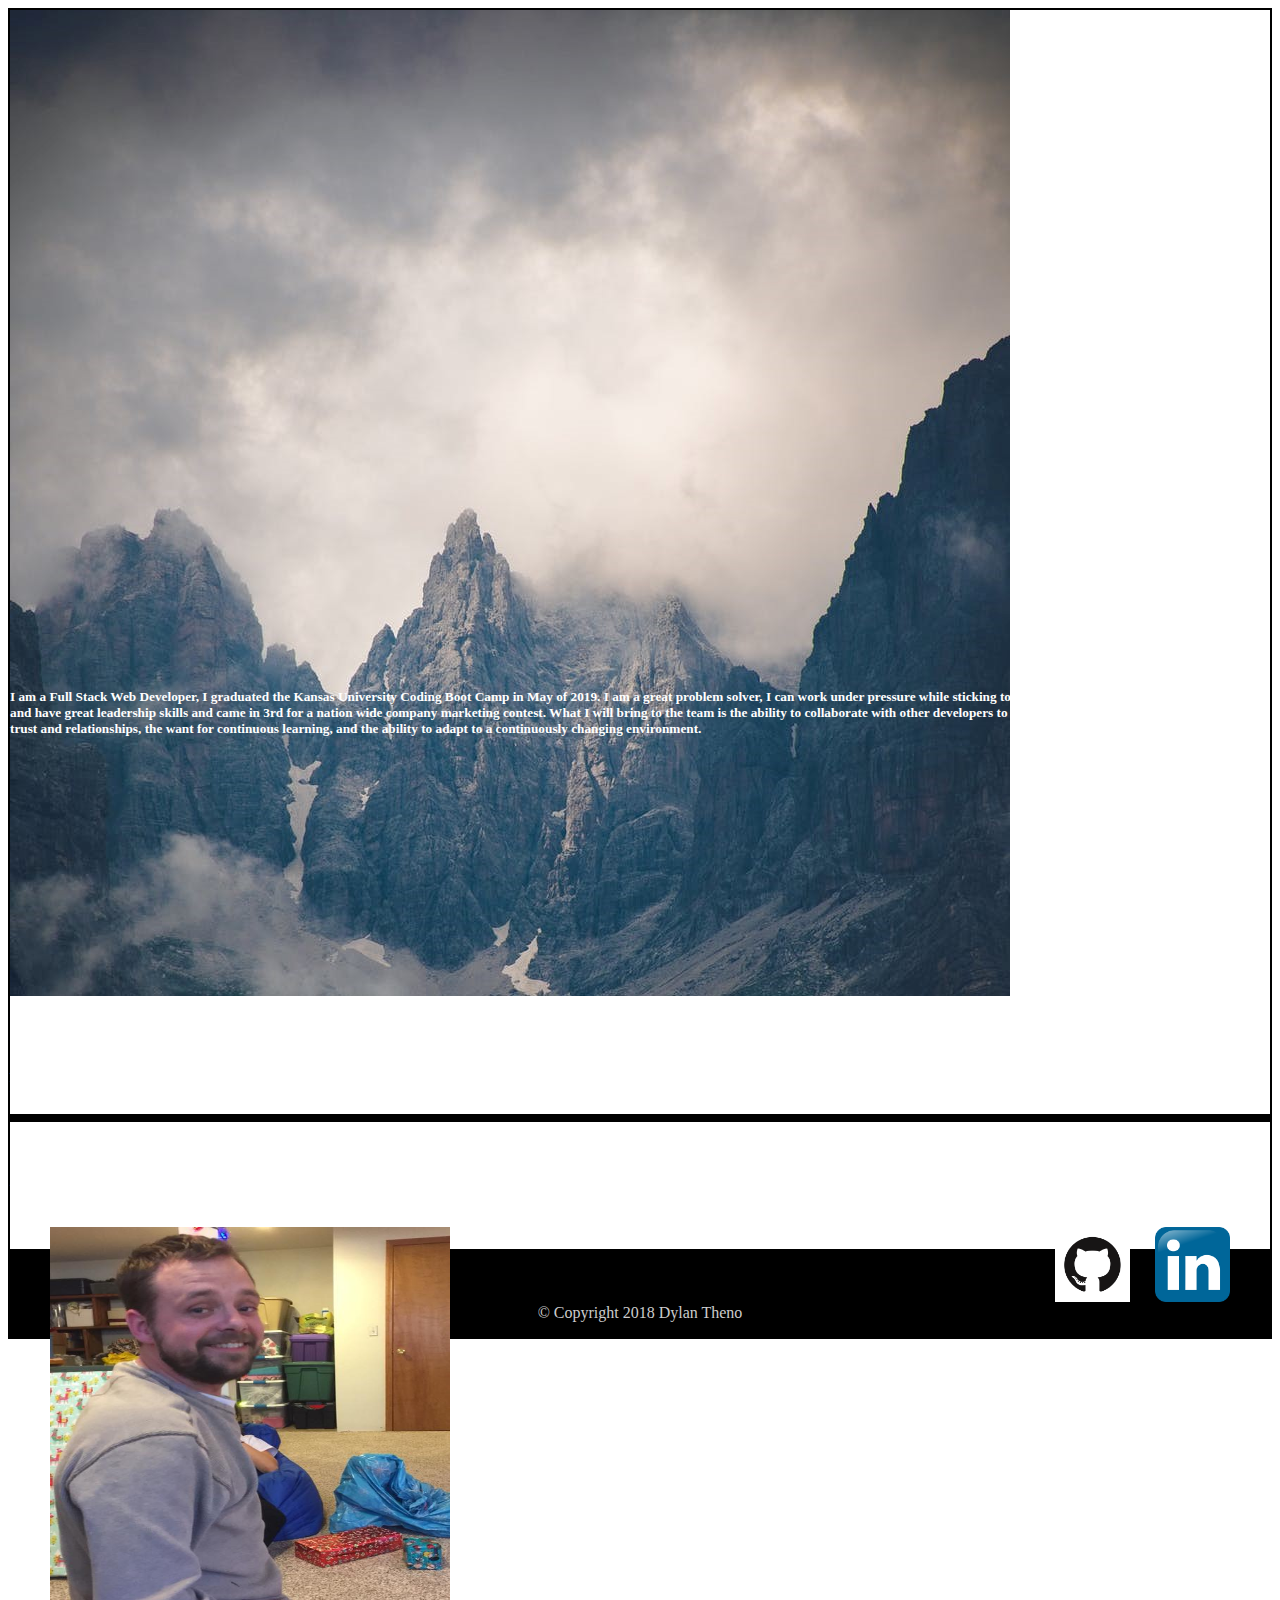
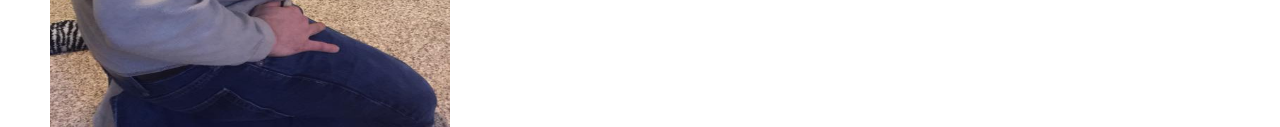
<file: index.html>
<!DOCTYPE html>

<head>
    <title>
        About Me
    </title>
    <link rel="stylesheet" href="https://stackpath.bootstrapcdn.com/bootstrap/4.2.1/css/bootstrap.min.css" integrity="sha384-GJzZqFGwb1QTTN6wy59ffF1BuGJpLSa9DkKMp0DgiMDm4iYMj70gZWKYbI706tWS"
        crossorigin="anonymous">
    <link rel="stylesheet" type="text/css" href="assets/style.css">
</head>

<body>
    <div class="card bg-dark text-white">
        <img src="assets\photos\indexMtn.jpeg" class="mtn" alt="mtn">
        <div class="card-img-overlay">

            <header>
                <section class="container-fluid">
                    <div class="row">
                        <div class="col-md-1 col-sm-auto"></div>
                        <div class="col-md-4 col-sm-12" id="myName">
                            <div id="myName">Dylan Theno</div>

                        </div>
                        <div class="col-md-1 col-sm-auto"></div>
                            <nav class="col-md-6 col-sm-12">
                            <div class="container">
                                <div class="row">
                                    <div class="navButton col" id="aboutButton">
                                        <a href="index.html">About</a>
                                    </div>
                                    <div class="navButton col" id="portButton">
                                        <a href="profile.html">Portfolio</a>
                                    </div>
                                    <div class="navButton col" id="contactButton">
                                        <a href="contact.html">Contact</a>
                                    </div>
                                </div>
                            </div>
                            </nav>
                    </div>
                </section>
            </header>
            <div class="container" id="bodyContent">
               
                    <section id="mainContent">
                        <h1 id = "about">About Me</h1>
                        <br>
                        <div class="row">
                                <div class="col-xs-4">
                                  <a ><img id="dylan" src="assets\photos\dylan.jpg"></a>
                                </div>
                              <div class="col-xs-4">
                                  <a  href="https://www.linkedin.com/in/dylan-theno-a6a599173/" title=""><img id="linked" src="assets\photos\linkedIn_PNG7.png" class="img-responsive"></a>
                              </div>
                              <div class="col-xs-4">
                                  <a  href="https://github.com/DJTheno" title=""><img id="github" src="assets\photos\githubE.png" class="img-responsive"></a>
                              </div>    
                            </div>
                        </div>

                        <div class="row">
                                <div class="col-xs-12">
                                    <h5>
                        <p id="para">
                            
                         I am a Full Stack Web Developer, I graduated the Kansas University Coding Boot Camp in May of 2019.  I am a great problem solver, I can work under pressure while sticking to deadlines. I was previously in management and have great leadership skills and came in 3rd for a nation wide company marketing contest. What I will bring to the team is the ability to collaborate with other developers to achieve a common goal, the ability to build trust and relationships, the want for continuous learning, and the ability to adapt to a continuously changing environment.
                        </p>
                    </h5>
                     </div>
                        </div>
                            </div>
                    </section>
               
                <div class="push"></div>
            </div>
        </div>
    </div>
   
   
    <footer>
        <p id="copyright">
            &copy; Copyright 2018 Dylan Theno
        </p>
    </footer>

</body>

</html>
</file>
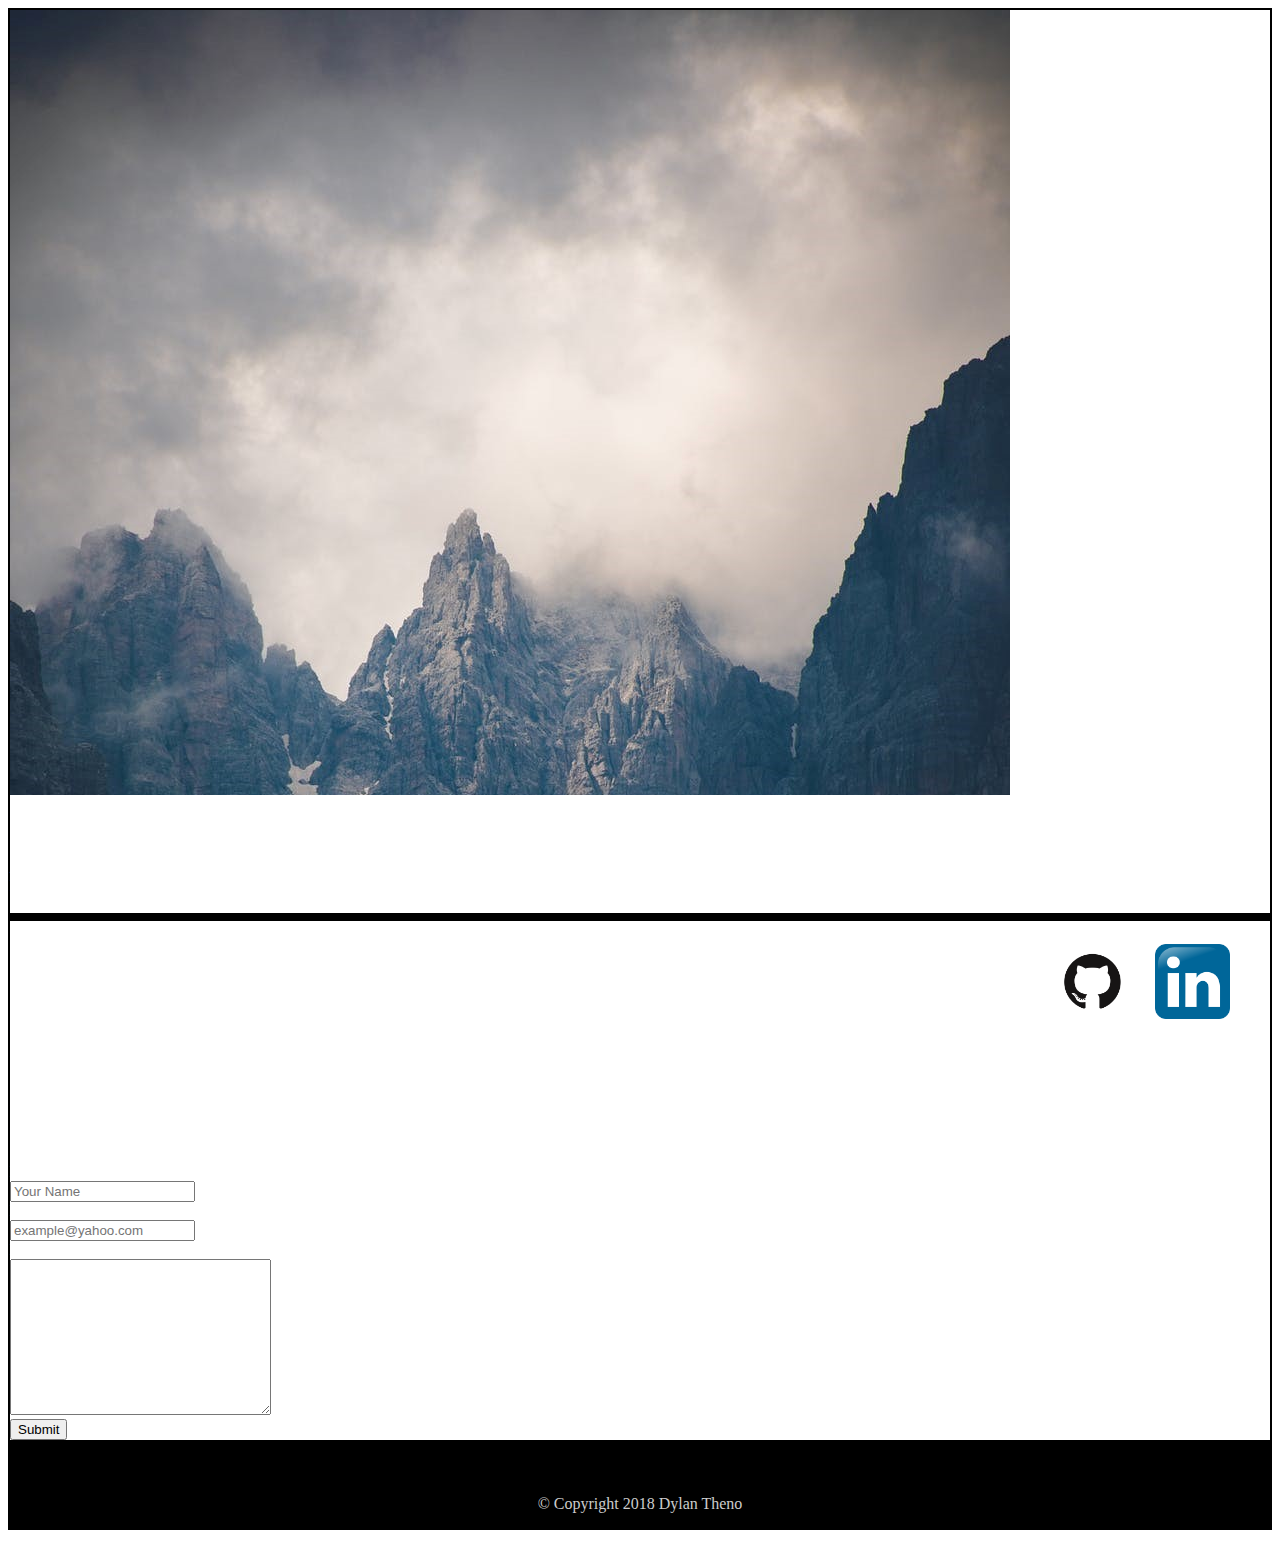
<file: contact.html>
<!DOCTYPE html>

<head>
    <title>
        Contact
    </title>
    <link rel="stylesheet" href="https://stackpath.bootstrapcdn.com/bootstrap/4.2.1/css/bootstrap.min.css" integrity="sha384-GJzZqFGwb1QTTN6wy59ffF1BuGJpLSa9DkKMp0DgiMDm4iYMj70gZWKYbI706tWS"
        crossorigin="anonymous">
    <link rel="stylesheet" type="text/css" href="assets/style.css">
</head>

<body>
    <div id='bgim' class="card bg-dark text-white">
        <img src="assets/photos/mtn5.jpeg" class="mtn" alt="mtn">
        <div class="card-img-overlay">


            <header>
                <section class="container-fluid">
                    <div class="row">
                        <div class="col-md-1 col-sm-auto"></div>
                        <div class="col-md-4 col-sm-12" id="myName">
                            <div id="myName">Dylan Theno</div>

                        </div>
                        <div class="col-md-1 col-sm-auto"></div>
                        <nav class="col-md-6 col-sm-12">
                            <div class="container">
                                <div class="row">
                                    <div class="navButton col" id="aboutButton">
                                        <a id="about" href="index.html">About</a>
                                    </div>
                                    <div class="navButton col" id="portButton">
                                        <a href="profile.html">Portfolio</a>
                                    </div>
                                    <div class="navButton col" id="contactButton">
                                        <a href="contact.html">Contact</a>
                                    </div>
                                </div>
                            </div>
                        </nav>
                    </div>
                </section>
            </header>
            
            <div class = "row">
            <div class="container" id="bodyContent">
                <div class="col-xs-4">
                    <a  href="https://www.linkedin.com/in/dylan-theno-a6a599173/" title=""><img id="linked" src="assets\photos\linkedIn_PNG7.png" class="img-responsive"></a>
                </div>
                <div class="col-xs-4">
                    <a  href="https://github.com/DJTheno" title=""><img id="github" src="assets\photos\githubE.png" class="img-responsive"></a>
                </div>
                <div class="col-xs-4">
                    <section id="mainContent">
                        <h1 id="contact">Contact</h1>
                        <h2 id="phone">Phone:816-797-5668 </h2>
                        <h3 id="Email">Email: Djtheno@gmail.com</h3>
                        <form id="form">
                            <label id="name">Name</label><br>
                            <input type="text" id="name" placeholder="Your Name"><br>
                            <label id="email">Email</label><br>
                            <input type="email" id="email" placeholder="example@yahoo.com"><br>
                            <label id="message">Message</label><br>
                            <textarea id="message" id="myTextArea" cols="30" rows="10"></textarea><br>
                            <input id="submitButton" type="submit" value="Submit">
                        </form>
                    </div>
                    </section>
                </div>

            </div>
        </div>
        </div>
    </div>
    <footer>
        <p id="copyright">
            &copy; Copyright 2018 Dylan Theno
        </p>
    </footer>

</body>

</html>
</file>
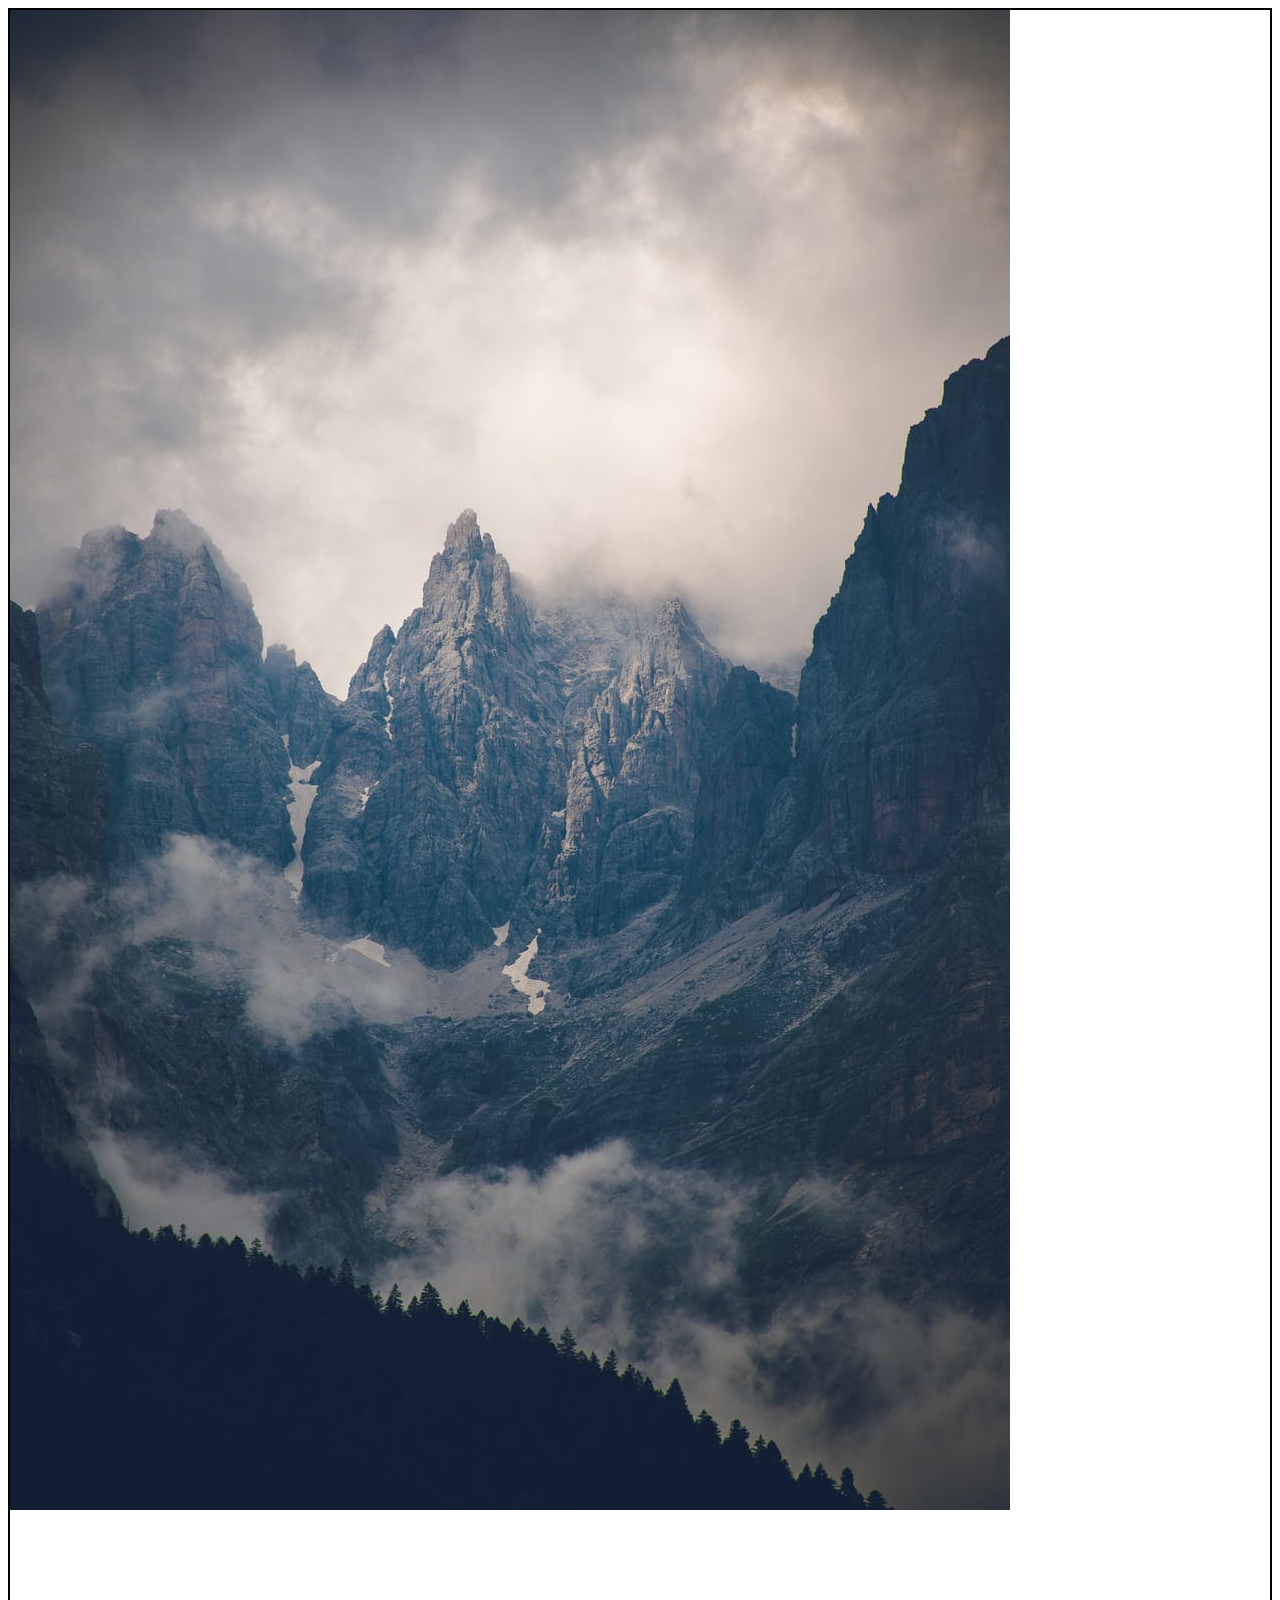
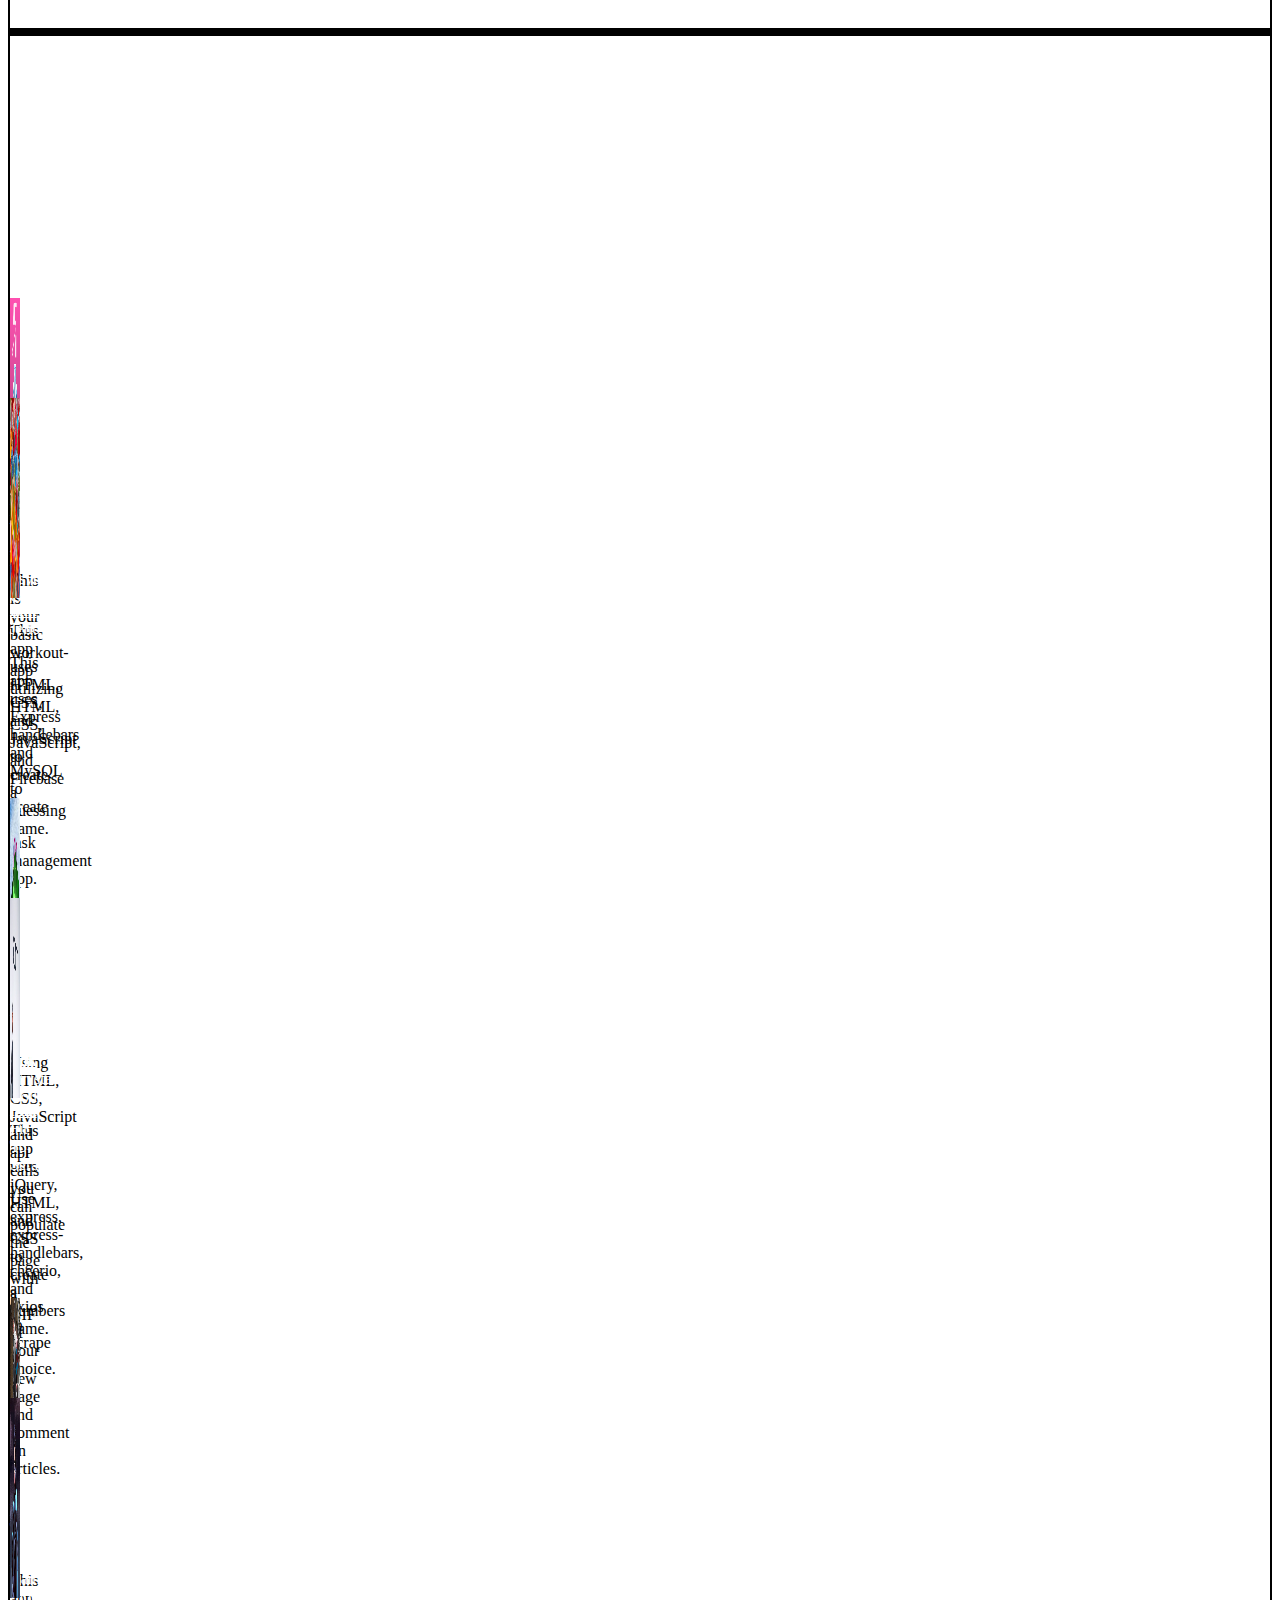
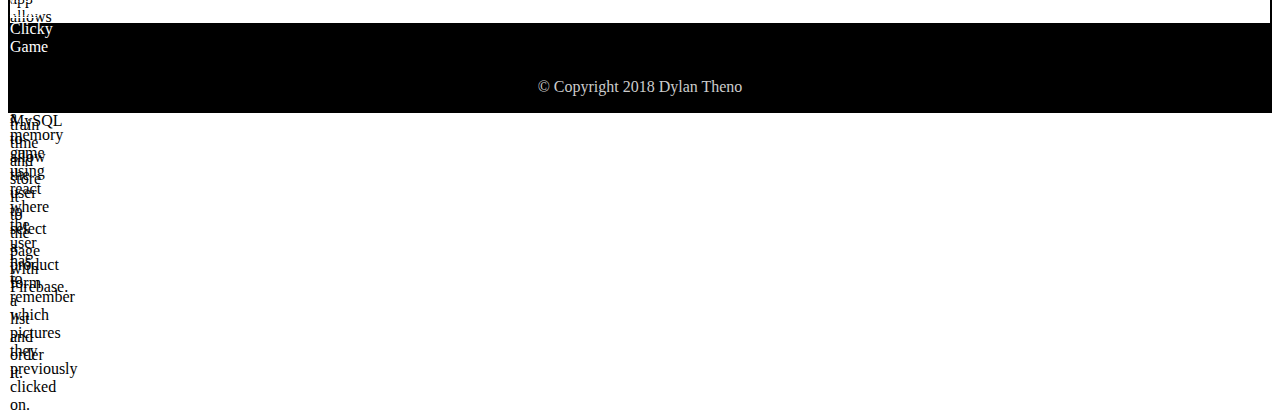
<file: profile.html>
<!DOCTYPE html>

<head>
    <title>
        Profile
    </title>

    <link rel="stylesheet" href="https://stackpath.bootstrapcdn.com/bootstrap/4.2.1/css/bootstrap.min.css"
        integrity="sha384-GJzZqFGwb1QTTN6wy59ffF1BuGJpLSa9DkKMp0DgiMDm4iYMj70gZWKYbI706tWS" crossorigin="anonymous">
    <link rel="stylesheet" type="text/css" href="assets/style.css">
</head>

<body>
    <div class="card bg-dark text-white">
        <img src="assets/photos/pexels-photo-1666012.jpeg" class="mtn" alt="mtn">
        <div class="card-img-overlay">





            <header>

                <section class="container-fluid">
                    <div class="row">
                        <div class="col-md-1 col-sm-auto"></div>
                        <div class="col-md-4 col-sm-12" id="myName">
                            <div id="myName">Dylan Theno</div>

                        </div>
                        <div class="col-md-1 col-sm-auto"></div>
                        <nav class="col-md-6 col-sm-12">
                            <div class="container">
                                <div class="row">
                                    <div class="navButton col" id="aboutButton">
                                        <a href="index.html">About</a>
                                    </div>
                                    <div class="navButton col" id="portButton">
                                        <a href="profile.html">Portfolio</a>
                                    </div>
                                    <div class="navButton col" id="contactButton">
                                        <a href="contact.html">Contact</a>
                                        </div>
                                    </div>
                                </div>
                        </nav>
                    </div>
                </section>
            </header>

            <div class="container" id="bodyContent">
                <div class="col-md-8 col-xs-12">
                    <section id="mainContent">
                        <h1 id="portfolio">Portfolio</h1>
                        
                        <div class="clearfix">
                        <div class="container" id="bodycontent">
                            <div id="picSection" class="picSection row">
                                
                                <div id="link" class="link col-lg-4 col-md-8 col-sm-4 col-xs-8">
                                    <img id="srcimg" src="assets/photos/proj1.PNG" alt="Sassy Addie">
                                    <a class="nav-link" href="https://schmitzaddie.github.io/workout-app/">link</a>
                                    <span class="label">Workout App</span>
                                    <p>This is your basic workout-app utilizing HTML, CSS, JavaScript, and Firebase</p>
                                </div>
                                <div id="link" class="link col-lg-4 col-md-8 col-sm-4 col-xs-8">
                                    <img id="srcimg" src="assets/photos/game-crystal-ball-bkg.webp" alt="Psychic">
                                    <a class="nav-link" href="https://djtheno.github.io/Psychic-Game/">link</a>
                                    <span class="label">Psychic Game</span>
                                    <p>This app uses HTML, CSS, and JavaScript to create a guessing game.</p>
                                </div>
                                <div id="link" class="link col-lg-4 col-md-8 col-sm-4 col-xs-8">
                                    <img id="srcimg" src="assets/photos/pan2.PNG" alt="Jello">
                                    <a class="nav-link" href="https://salty-harbor-78064.herokuapp.com/">link</a>
                                    <span class="label">Jello</span>
                                    <p>This app uses Express handlebars and MySQL to create a task management app.</p>
                                </div>
                            </div>
                        
                               
                            <div id="picSection" class="picSection row">
                                <div id="link" class="link col-lg-4 col-md-8 col-sm-4 col-xs-8">
                                    <img id="srcimg" src="assets/photos/giftasticimg.jpeg" alt="GifTastic">
                                    <a  class="nav-link" href="  https://djtheno.github.io/GifTastic//">link</a>
                                    <span class="label">Giftastic</span>
                                    <p>Using HTML, CSS, JavaScript and api calls you can populate the page with a GIF of your choice.</p>
                                </div>
                                <div id="link" class="link col-lg-4 col-md-8 col-sm-4 col-xs-8">
                                    <img id="srcimg" src="assets/photos/green.png" alt="Crystal">
                                    <a  class="nav-link" href=" https://djtheno.github.io/unit-4-game/">link</a>
                                    <span class="label">Crystal Collector</span>
                                    <p>This app uses jQuery, HTML, and CSS to create a numbers game.</p>
                                </div>
                                    <div id="link" class="link col-lg-4 col-md-8 col-sm-4 col-xs-8">
                                        <img id="srcimg" src="assets\photos\dims.jpg" alt="Psychic">
                                        <a class="nav-link" href="https://guarded-brook-86829.herokuapp.com/">link</a>
                                        <span class="label">Fit To Scrape</span>
                                        <p>Use express, express-handlebars, cheerio, and axios to scrape a new page and comment on articles.</p>
                                    </div>
                                </div>
                            </div>
                                
                            <div id="picSection" class="picSection row">
                                <div id="link" class="link col-lg-4 col-md-8 col-sm-4 col-xs-84">
                                    <img id="srcimg" src="assets/photos/os-hogwarts-express-evacuated-20170817.jpg"
                                        alt="Hogwarts Express">
                                    <a  class="nav-link"
                                        href="https://djtheno.github.io/train_scheduler//">link</a>
                                    <span class="label">Train Scheduler</span>
                                    <p>This app allows the user to Schedule a train time and store it to the page with Firebase.</p>
                                </div>

                                <div id="link" class="link col-lg-4 col-md-8 col-sm-4 col-xs-8">
                                        <img id="srcimg" src="assets/photos/mysql.png" alt="Trivia">
                                        <a  class="nav-link" href="https://github.com/DJTheno/bamazon">link</a>
                                        <span class="label">Bamazon (node.js/MySQL)</span>
                                        <p>This app uses node.js and MySQL to allow the user to select a product form a list and order it.</p>
                                    </div>
                                

                               
                                <div id="link" class="link col-lg-4 col-md-8 col-sm-4 col-xs-8">
                                    <img id="srcimg" src="assets/photos/nightwing.jpg" alt="Trivia">
                                    <a  class="nav-link"
                                        href="https://djtheno.github.io/Clicky-Game/">link</a>
                                    <span class="label">Clicky Game</span>
                                    <p>This is a memory game using react where the user has to remember which pictures they previously clicked on.</p>
                                </div>
                            </div>
                           

                        </div>
                </div>
            </div>

            </section>
        </div>
    </div>
    </div>
</div>
    <footer>
        <p id="copyright">
            &copy; Copyright 2018 Dylan Theno
        </p>
    </footer>


</body>

</html>
</file>
<file: assets/style.css>
#profilePic{
    max-width: 40%; 
    max-height: 70%; 
  }

  footer{
      background:black;
  }

  #link {
    position: relative;
    margin-bottom: 40px;
    cursor: pointer;
    transition: all .8s ease;
    height: 10px;
    width: 10px;
    column-gap: 200px;
}

#link:hover {
    transform: scale(1.1);
}

#link img {
    
    max-width: 100%;
}
footer {
    height: 80px;
    border-top: 8px solid black;
    line-height: 80px;
    color: #CCCCCC;
    text-align: center;
}
#myName{
    height: 60px;
   font-size: 35px;
    line-height: 60px;
    color:white;
    font-weight:bold;
    left:20px;
} 
#about{
    left:20px;
}

header{
    border-bottom: 8px solid black;
}
body {
    border: 2px solid black;
     background-repeat: no-repeat;
    background-size: auto;
  }
  #para{
      color:white;
      font-weight: bold;
      margin-top:60px;
  }


  a{
color:white;
font-weight: bold;
  }

  h1{
    color:white;
    font-weight: bold;
    height: 40px;
    font-size: 35px;
     line-height: 60px;
}
h2{
    color:white;
    font-weight: bold;
    height: 40px;
    font-size: 35px;
     line-height: 60px;
}
h3{
    color:white;
    font-weight: bold;
    height: 40px;
    font-size: 35px;
     line-height: 60px;
}

h4{
    color:white;
    font-weight: bold;
    height: 40px;
    font-size: 35px;
     line-height: 60px;
     
}
#out{
    color:white;
    font-weight: bold;
    height: 40px;
    font-size: 35px;
     line-height: 60px;
}




#form{
    color:white;
    font-weight: bold;

}

.nav-link{
    color:white;
    font-weight:bold;
}

#fix{
    color:white;
    font-weight:bold;
}
 .label{
     color:white;
    

}

#social{
    color:blue
}

#srcimg{
    height: 200px;
    width: 200px;
}
 
#picSection{
    padding-bottom: 175px;
    padding-top:    175px;
}

#dylan{
    position: absolute;
    left: 50px;
    height: 500px;
    width: 400px;
    float: left;
 
}

#linked{
    position: absolute;
  right: 50px;
  width: 75px;
  height: 75px;
}

#github{
    position: absolute;
    right: 150px;
    width: 75px;
    height: 75px;
}

#para{
    position: absolute;
    bottom: 150px;
    
    
}
</file>
